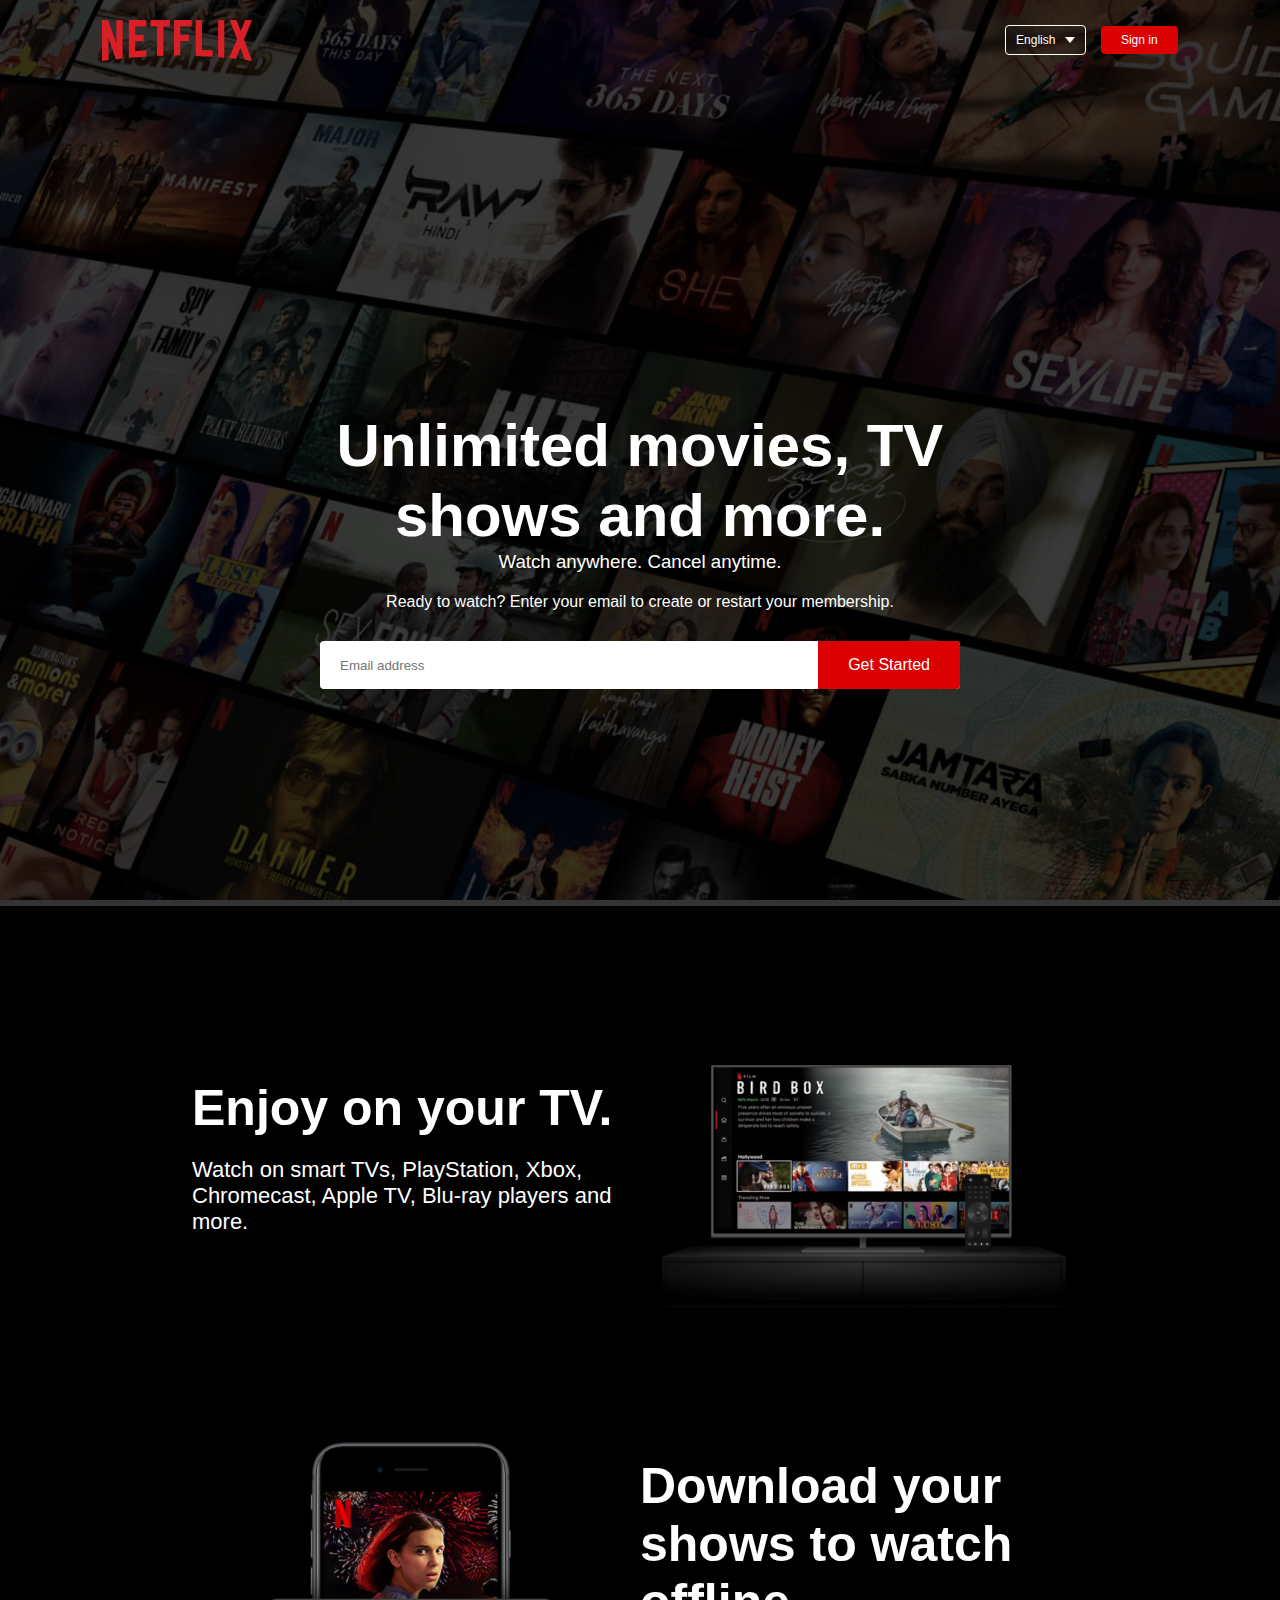
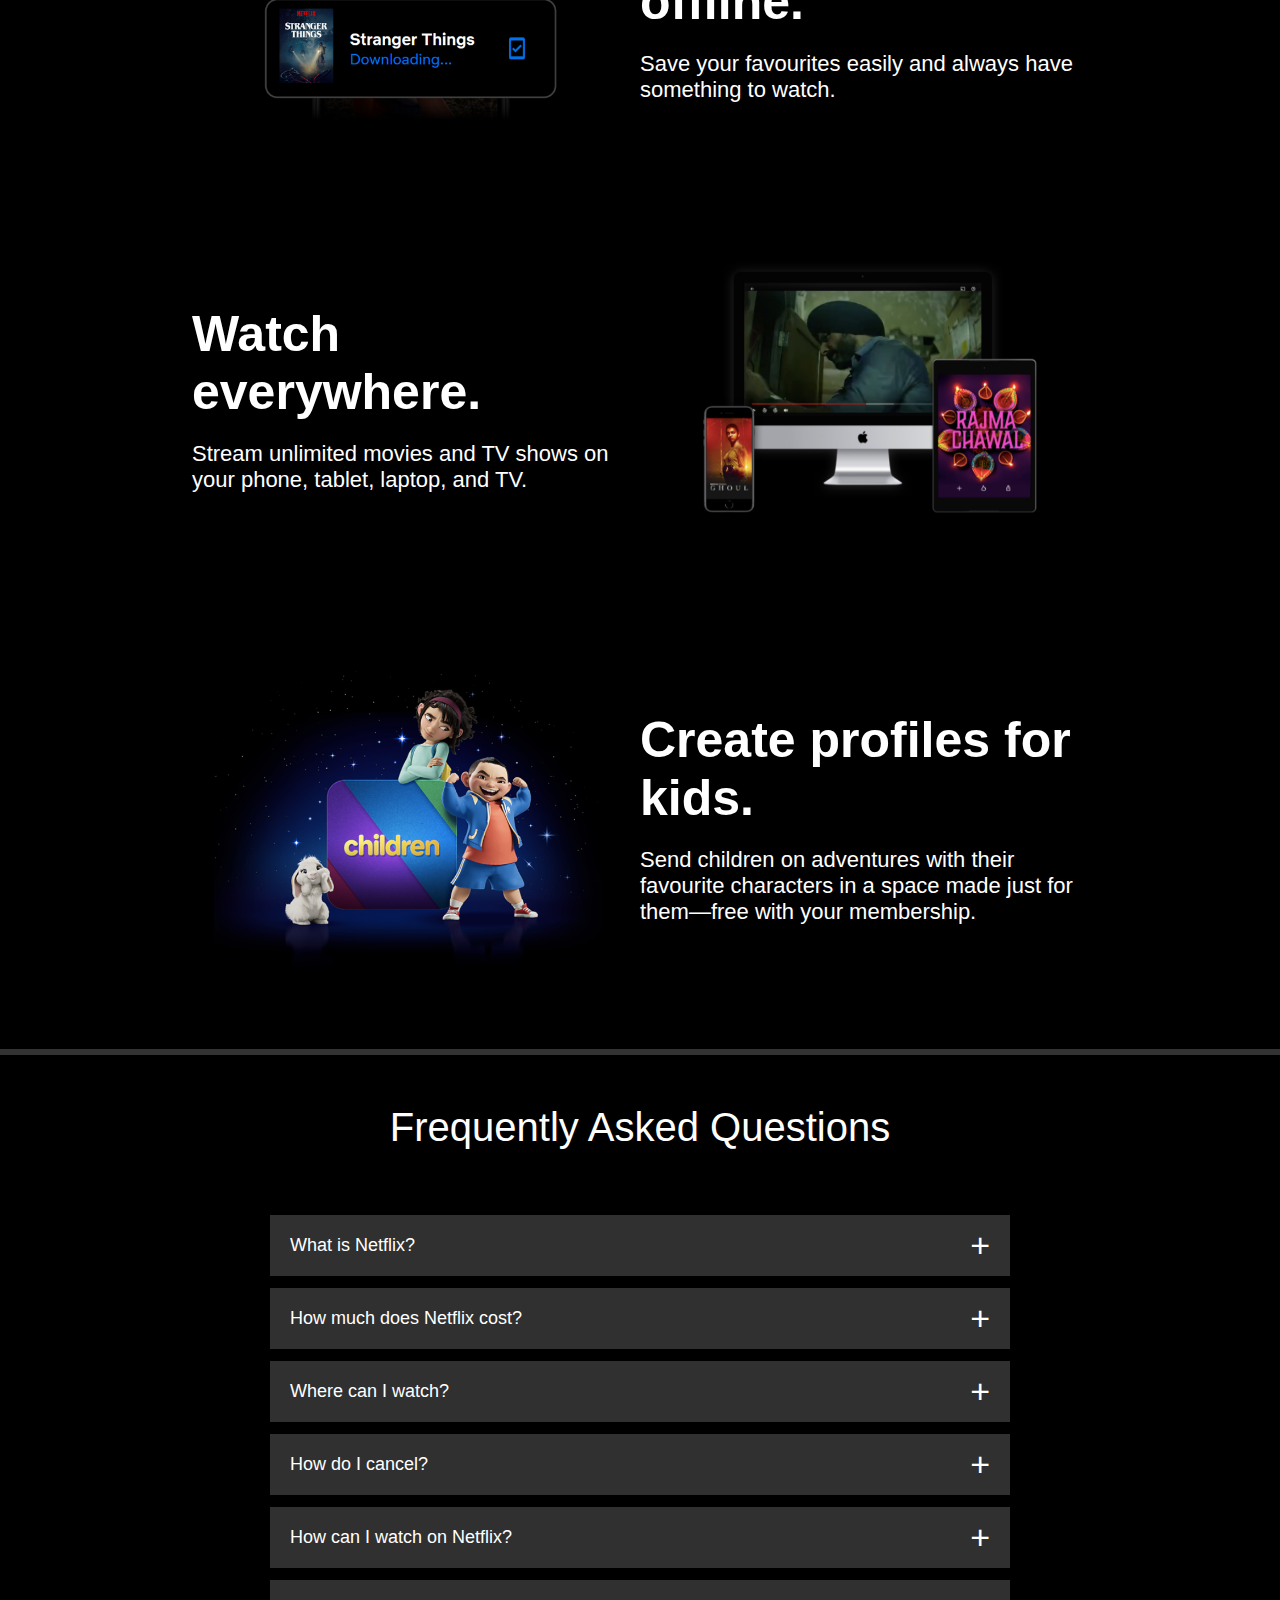
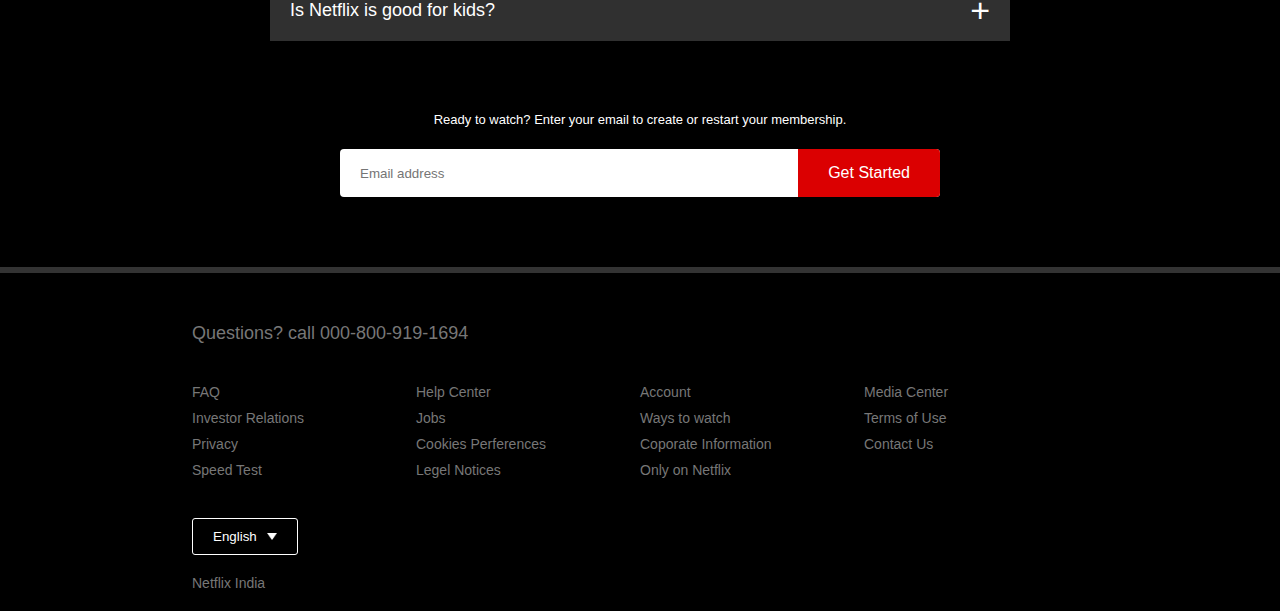
<file: Netflix/index.html>
<!DOCTYPE html>
<html lang="en">
  <head>
    <meta charset="UTF-8" />
    <meta name="viewport" content="width=device-width, initial-scale=1.0" />
    <title>Netflix India - Watch TV Shows Online, Watch Movies Online</title>
    <link rel="stylesheet" href="style.css" />
  </head>
  <body>
    <div class="header">
      <nav>
        <img src="images/logo.png" class="logo" />
        <div>
          <button class="language-btn">
            English <img src="images/down-icon.png" />
          </button>
          <button>Sign in</button>
        </div>
      </nav>
      <div class="header-content">
        <h1>Unlimited movies, TV shows and more.</h1>
        <h3>Watch anywhere. Cancel anytime.</h3>
        <p>
          Ready to watch? Enter your email to create or restart your membership.
        </p>
        <form class="email-signup">
          <input type="email" placeholder="Email address" required />
          <button type="submit">Get Started</button>
        </form>
      </div>
    </div>

    <div class="features">
      <div class="row">
        <div class="text-col">
          <h2>Enjoy on your TV.</h2>
          <p>
            Watch on smart TVs, PlayStation, Xbox, Chromecast, Apple TV, Blu-ray
            players and more.
          </p>
        </div>
        <div class="img-col">
          <img src="images/feature-1.png" />
        </div>
      </div>

      <div class="row">
        <div class="img-col">
          <img src="images/feature-2.png" />
        </div>
        <div class="text-col">
          <h2>Download your shows to watch offline.</h2>
          <p>Save your favourites easily and always have something to watch.</p>
        </div>
      </div>

      <div class="row">
        <div class="text-col">
          <h2>Watch everywhere.</h2>
          <p>
            Stream unlimited movies and TV shows on your phone, tablet, laptop,
            and TV.
          </p>
        </div>
        <div class="img-col">
          <img src="images/feature-3.png" />
        </div>
      </div>

      <div class="row">
        <div class="img-col">
          <img src="images/feature-4.png" />
        </div>
        <div class="text-col">
          <h2>Create profiles for kids.</h2>
          <p>
            Send children on adventures with their favourite characters in a
            space made just for them—free with your membership.
          </p>
        </div>
      </div>
    </div>

    <div class="faq">
      <h2>Frequently Asked Questions</h2>
      <ul class="accordion">
        <li>
          <input type="radio" name="accordion" id="first" />
          <label for="first">What is Netflix?</label>
          <div class="content">
            <p>
              Netflix is a streaming service that offers a wide variety of
              award-winning TV shows, movies, anime, documentaries, and more on
              thousands of internet-connected devices. You can watch as much as
              you want, whenever you want – all for one low monthly price.
            </p>
          </div>
        </li>

        <li>
          <input type="radio" name="accordion" id="second" />
          <label for="second">How much does Netflix cost?</label>
          <div class="content">
            <p>
              Watch Netflix on your smartphone, tablet, Smart TV, laptop, or
              streaming device, all for one fixed monthly fee. Plans range from
              ₹ 149 to ₹ 649 a month. No extra costs, no contracts.
            </p>
          </div>
        </li>

        <li>
          <input type="radio" name="accordion" id="third" />
          <label for="third">Where can I watch?</label>
          <div class="content">
            <p>
              Watch anywhere, anytime. Sign in with your Netflix account to
              watch instantly on the web at netflix.com from your personal
              computer or on any internet-connected device that offers the
              Netflix app, including smart TVs, smartphones, tablets, streaming
              media players and game consoles. You can also download your
              favourite shows with the iOS, Android, or Windows 10 app. Use
              downloads to watch while you're on the go and without an internet
              connection. Take Netflix with you anywhere.
            </p>
          </div>
        </li>

        <li>
          <input type="radio" name="accordion" id="fourth" />
          <label for="fourth">How do I cancel?</label>
          <div class="content">
            <p>
              Netflix is flexible. There are no annoying contracts and no
              commitments. You can easily cancel your account online in two
              clicks. There are no cancellation fees – start or stop your
              account anytime.
            </p>
          </div>
        </li>

        <li>
          <input type="radio" name="accordion" id="fifth" />
          <label for="fifth">How can I watch on Netflix?</label>
          <div class="content">
            <p>
              Netflix has an extensive library of feature films, documentaries,
              TV shows, anime, award-winning Netflix originals, and more. Watch
              as much as you want, anytime you want.
            </p>
          </div>
        </li>

        <li>
          <input type="radio" name="accordion" id="sixth" />
          <label for="sixth">Is Netflix is good for kids?</label>
          <div class="content">
            <p>
              The Netflix Kids experience is included in your membership to give
              parents control while kids enjoy family-friendly TV shows and
              films in their own space. Kids profiles come with PIN-protected
              parental controls that let you restrict the maturity rating of
              content kids can watch and block specific titles you don’t want
              kids to see.
            </p>
          </div>
        </li>
      </ul>

      <small
        >Ready to watch? Enter your email to create or restart your
        membership.</small
      >
      <form class="email-signup">
        <input type="email" placeholder="Email address" required />
        <button type="submit">Get Started</button>
      </form>
    </div>

    <div class="footer">
      <h2>Questions? call 000-800-919-1694</h2>
      <div class="row">
        <div class="col">
          <a href="#">FAQ</a>
          <a href="#">Investor Relations</a>
          <a href="#">Privacy</a>
          <a href="#">Speed Test</a>
        </div>

        <div class="col">
          <a href="#">Help Center</a>
          <a href="#">Jobs</a>
          <a href="#">Cookies Perferences</a>
          <a href="#">Legel Notices</a>
        </div>

        <div class="col">
          <a href="#">Account</a>
          <a href="#">Ways to watch</a>
          <a href="#">Coporate Information</a>
          <a href="#">Only on Netflix</a>
        </div>

        <div class="col">
          <a href="#">Media Center</a>
          <a href="#">Terms of Use</a>
          <a href="#">Contact Us</a>
        </div>
      </div>
      <button class="language-btn">
        English <img src="images/down-icon.png" />
      </button>
      <p class="copyright-txt">Netflix India</p>
    </div>
  </body>
</html>
</file>
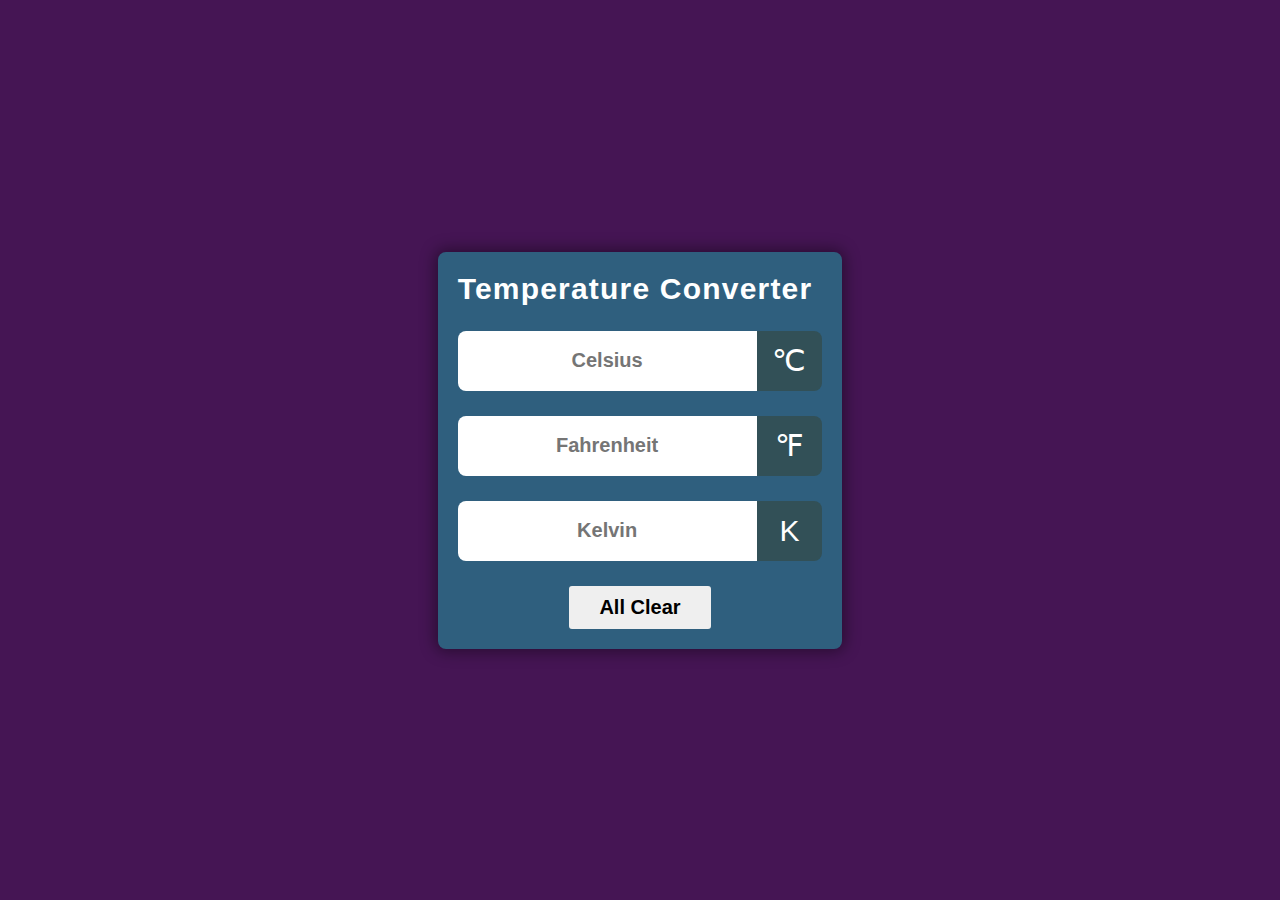
<file: Temperature Coverter/index.html>
<!DOCTYPE html>
<html>
<head>
	<meta charset="utf-8">
	<meta name="viewport" content="width=device-width, initial-scale=1">
	<title>Temperature Converter</title>
	<link rel="stylesheet" type="text/css" href="style.css">
    <link rel="stylesheet" href="https://cdnjs.cloudflare.com/ajax/libs/font-awesome/6.2.0/css/all.min.css" integrity="sha512-xh6O/CkQoPOWDdYTDqeRdPCVd1SpvCA9XXcUnZS2FmJNp1coAFzvtCN9BmamE+4aHK8yyUHUSCcJHgXloTyT2A==" crossorigin="anonymous" referrerpolicy="no-referrer" /> 
</head>
<body>
    <div class="container">
    <div class="title">
        <h1>Temperature Converter</h1>
        <span class="Temperature-icon"><i class="fa-solid fa-temperature-three-quarters"></i></span>
    </div>
    <div id="celsius">
        <input type="number" name="" placeholder="Celsius">
        <span class="icon">&#8451</span>
    </div>
    <div id="fahrenheit">
        <input type="number" name="" placeholder="Fahrenheit">
        <span class="icon">&#8457</span>
    </div>
    <div id="kelvin">
        <input type="number" name="" placeholder="Kelvin">
        <span class="icon">&#8490</span>
    </div>
    <div class="button">
        <button>All Clear</button>
    </div>
    </div>
    <script src="script.js"></script>
</body>
</file>
<file: Netflix/style.css>
*{
    margin: 0;
    padding: 0;
    font-family: 'poppins', sans-serif;
    box-sizing: border-box;
}
body{
    background: #000;
    color: #fff;
}
.header{
    width: 100%;
    height: 100vh;
    background-image: linear-gradient(rgba(0,0,0,0.7),rgba(0,0,0,0.7)), url(images/header-image.png)  ;
    background-size: cover;
    background-position: center;
    padding: 10px 8%;
    position: relative;

}

nav{
    display: flex;
    align-items: center;
    justify-content: space-between;
    padding: 10px 0;
}
.logo{
    width: 150px;
    cursor: pointer;
}
nav button{
    border: 0;
    outline: 0;
    background: #db0001;
    color: #fff;
    padding: 7px 20px;
    font-size: 12px;
    border-radius: 4px;
    margin-left: 10px;
    cursor: pointer;
}
.language-btn{
    display: inline-flex;
    align-items: center;
    background: transparent;
    border: 1px solid #fff;
    padding: 7px 10px;
}
.language-btn img{
    width: 10px;
    margin-left: 10px;
}

.header-content{
    position: absolute;
    top: 50%;
    left: 50%;
    transform: translate(-50%,-50%);
    text-align: center;
    margin-top: 100px;

}

.header-content h1{
    font-size: 60px;
    line-height: 70px;
    font-weight: 600;
    max-width: 650px;
}

.header-content h3{
    font-weight: 400;
    margin-bottom: 20px;
}

.email-signup{
    background: #fff;
    border-radius: 4px;
    display: flex;
    align-items: center;
    margin-top: 30px;
    overflow: hidden;
}

.email-signup input{
    flex: 1;
    border: 0;
    outline: 0;
    margin-left: 20px;
}

.email-signup button{
    background: #db0001;
    border: 0;
    outline: 0;
    color: #fff;
    font-size: 16px;
    cursor: pointer;
    padding: 15px 30px;
}

/*----------------about-features--------------*/

.features{
    padding: 50px 12%;
    font-size: 22px;
    padding: 50px 15% 10px;
    border-top: 6px solid #333;

}
.row{
    display: flex;
    width: 100%;
    align-items: center;
    flex-wrap: wrap;
    padding: 50px 0;
    
}
.text-col{
    flex-basis: 50%;
    margin-bottom: 20px;
    
}

.img-col{
    flex-basis: 50%;
    margin-bottom: 20px;
    
}
.img-col img{
    display: block;
    width: 90%;
    margin: auto;
    
}

.features h2{
    font-size: 50px;
    font-weight: 600;
    margin-bottom: 20px;
    
    
}

/*--------------about-faq----------------*/
.faq{
    padding: 10px 12%;
    text-align: center;
    font-size: 18px;
    padding: 50px 15% 10px;
    border-top: 6px solid #333;

}

.faq h2{
    font-weight: 500;
    font-size: 40px;
}

.accordion{
    margin: 60px auto;
    width: 100%;
    max-width: 750px;
}
.accordion li{
    list-style: none;
    width: 100%;
    padding: 5px;
}

.accordion li label{
    display: flex;
    align-items: center;
    padding: 20px;
    font-size: 18px;
    font-weight: 500;
    background: #303030;
    margin-bottom: 2px;
    cursor: pointer;
    position: relative;
}
label::after{
    content: '+';
    font-size: 34px;
    position: absolute;
    right: 20px;
    transition: transform 0.5s;
}
input[type="radio"]{
    display: none;
}
.accordion .content{
    background: #303030;
    text-align: left;
    padding: 0 20px;
    max-height: 0;
    overflow: hidden;
    transform: max-height 0.5s, padding 0.5s;

}

.accordion input[type="radio"]:checked + label + .content{
    max-height: 600px;
    padding: 30px 20px;
}

.accordion input[type="radio"]:checked + label::after{
    transform: rotate(135deg);
}
.faq .email-signup{
    max-width: 600px;
    margin: 20px auto 60px;

}
.faq small{
    font-size: 13px;
    
}

/*------------about-footer----------------*/
.footer{
    padding: 50px 15% 10px;
    border-top: 6px solid #333;
    color: #777;

}
.footer h2{
    font-size: 18px;
    font-weight: 400;
    margin-bottom: 30px;

}
.footer .col{
    flex-basis: 25%;
    flex-grow: 1;
    margin-bottom: 20px;
}

.footer .col a{
    display: block;
    text-decoration: none;
    color: #777;
    font-size: 14px;
    margin-bottom: 10px;

}
.footer .row{
    align-items: flex-start;
    padding: 10px 0;
}

.footer .language-btn{
    color: #fff;
    padding: 10px 20px;
    border-radius: 3px;
}
.copyright-txt{
    font-size: 14px;
    margin-top: 20px;
    margin-bottom: 10px;
}

/*-----media-queries-for-smaller-screen---------*/

@media only screen and (max-width: 600px){
    .logo{
        width: 100px;
    }
    nav button{
        padding: 5px 10px;
    }
    nav .language-btn{
        padding: 4px 8px;
    }
    .header-content{
        position: unset;
        transform: none;
        padding-top: 150px;
    }
     .header-content h1{
        font-size: 30px;
    }
    .email-signup button{
        font-size: 12px;
        padding: 10px 15px;
    }
    .text-col, .img-col{
        flex-basis: 100%;
    }
    .features h2{
        font-size: 30px;
    }
    .features p{
        font-size: 15px;
    }
    .row:nth-child(2), .row:nth-child(4){
        flex-direction: column-reverse;
    }
    .features .row{
        padding: 10px 0;
    }
    .faq h2{
        font-size: 20px;
    }
    .accordion .content{
        font-size: 14px;
    }
    .accordion li label{
        padding: 10px;
        font-size: 14px;
    }
    label::after{
        font-size: 22px;
    }

}
</file>
<file: Temperature Coverter/style.css>
*{
    margin: 0;
    padding: 0;
    box-sizing: border-box;
}

body{
    display: flex;
    justify-content: center;
    align-items: center;
    min-height: 100vh;
    background-color: #451554;

}

.container{
    max-width: 450px;
    background: rgb(47, 95, 126);
    border-radius: 8px;
    box-shadow: 0px 0px 15px 3px rgba(0,0,0,0.4);
    font-family: sans-serif;
    padding: 20px;
}

.title{
    display: flex;
    justify-content: center;
    align-items: center;
    flex-wrap: wrap-reverse;
    gap: 10px;
}

.Temperature-icon{
    font-size: 45px;
    color: #fff;
}

h1{
    color: #fff;
    letter-spacing: 1.2px;
    font-size: 30px;
}

#celsius, #fahrenheit, #kelvin{
    display: flex;
    justify-content: center;
    align-items: center;
    margin-top: 25px;
}

input{
    flex: 5;
    height: 60px;
    font-size: 20px;
    font-weight: 600;
    text-align: center;
    border: none;
    outline: none;
    border-radius: 8px 0 0 8px;
    padding: 0 10px;
}


/* for chrome, safari, Edge, Opera */
input::-webkit-outer-spin-button,
input::-webkit-inner-spin-button{
    -webkit-appearance: none;
}




.icon{
    flex: 1;
    height: 60px;
    line-height: 60px;
    padding: 0 5px;
    text-align: center;
    font-size: 30px;
    background: #325057;
    color: #fff;
    border-radius: 0 8px 8px 0;
}


.button{
    margin-top: 25px;
    text-align: center;
}


.button button{
    border: none;
    outline: none;
    padding: 10px 30px;
    font-size: 20px;
    font-weight: 600;
    border-radius: 3px;
    cursor: pointer;
    transition: 0.3s;
}

.button button:hover{
    background: #581154;
    color: #fff;
}
</file>
